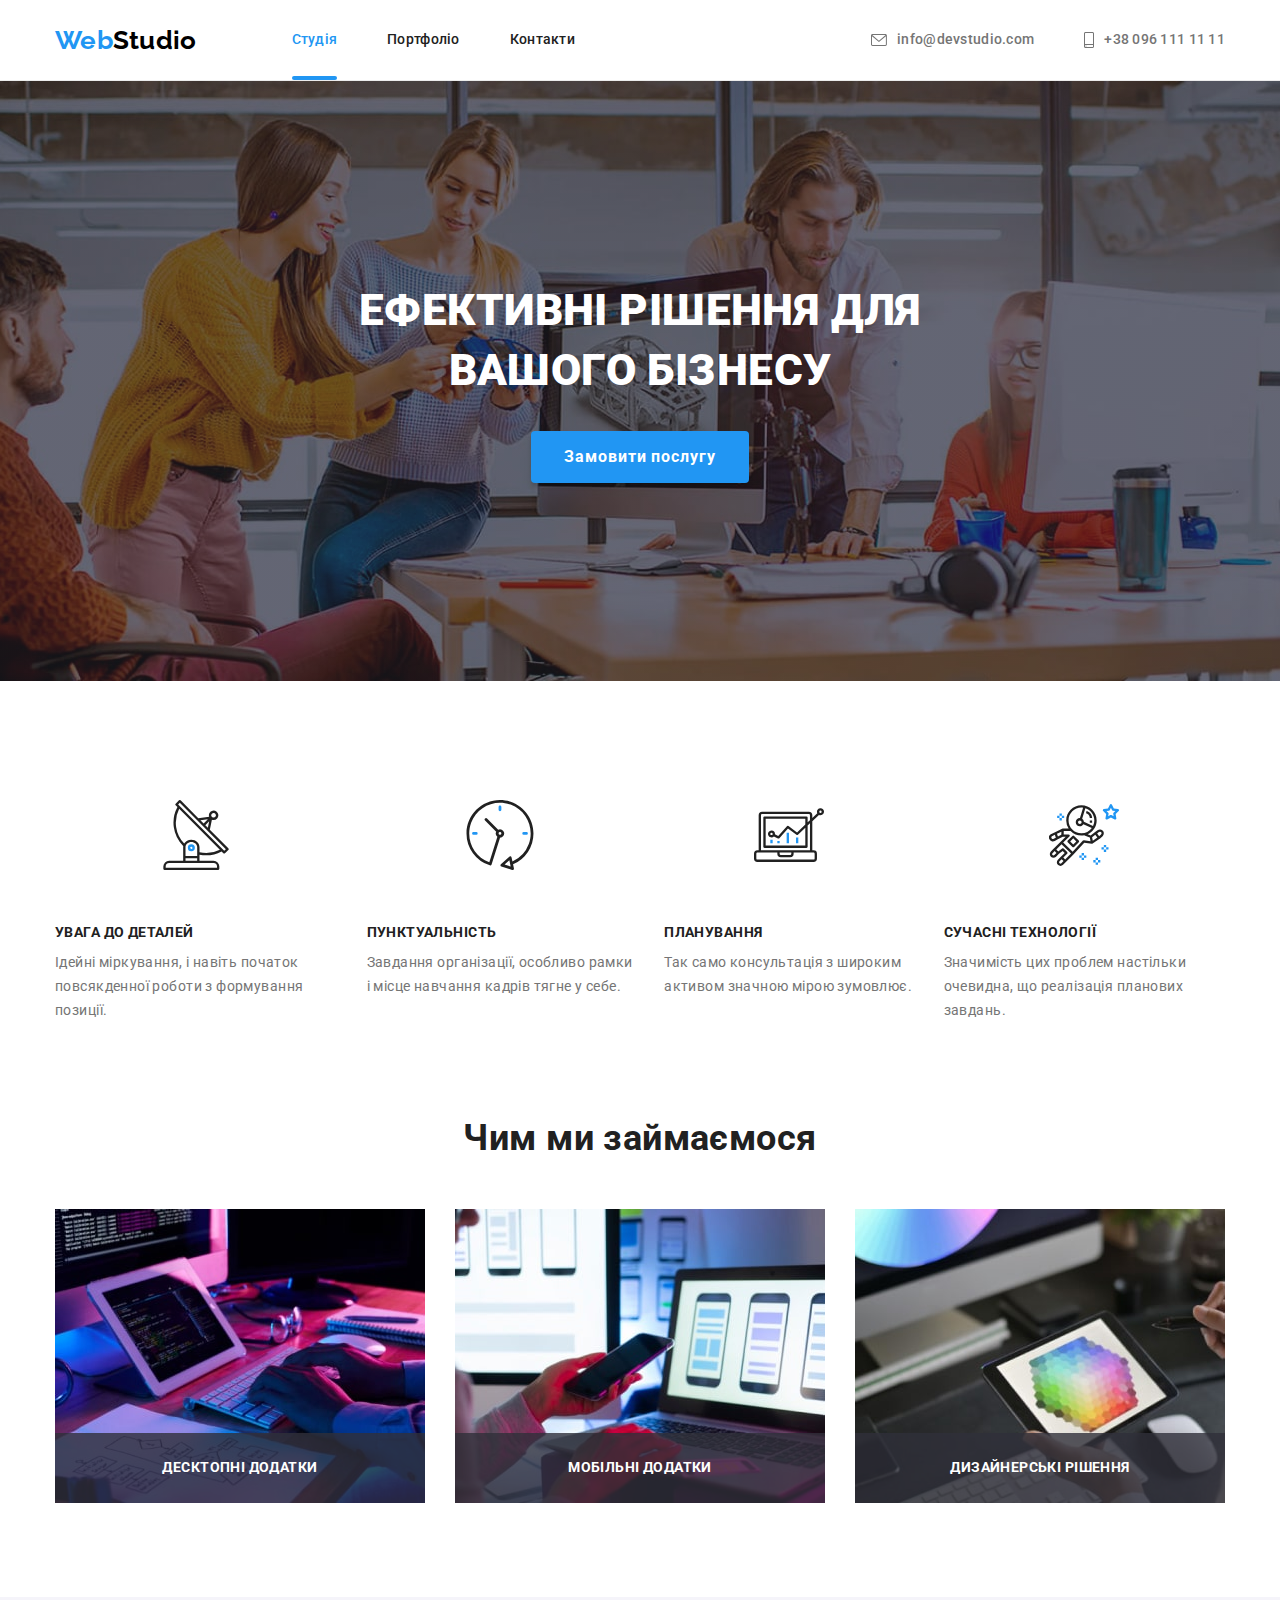
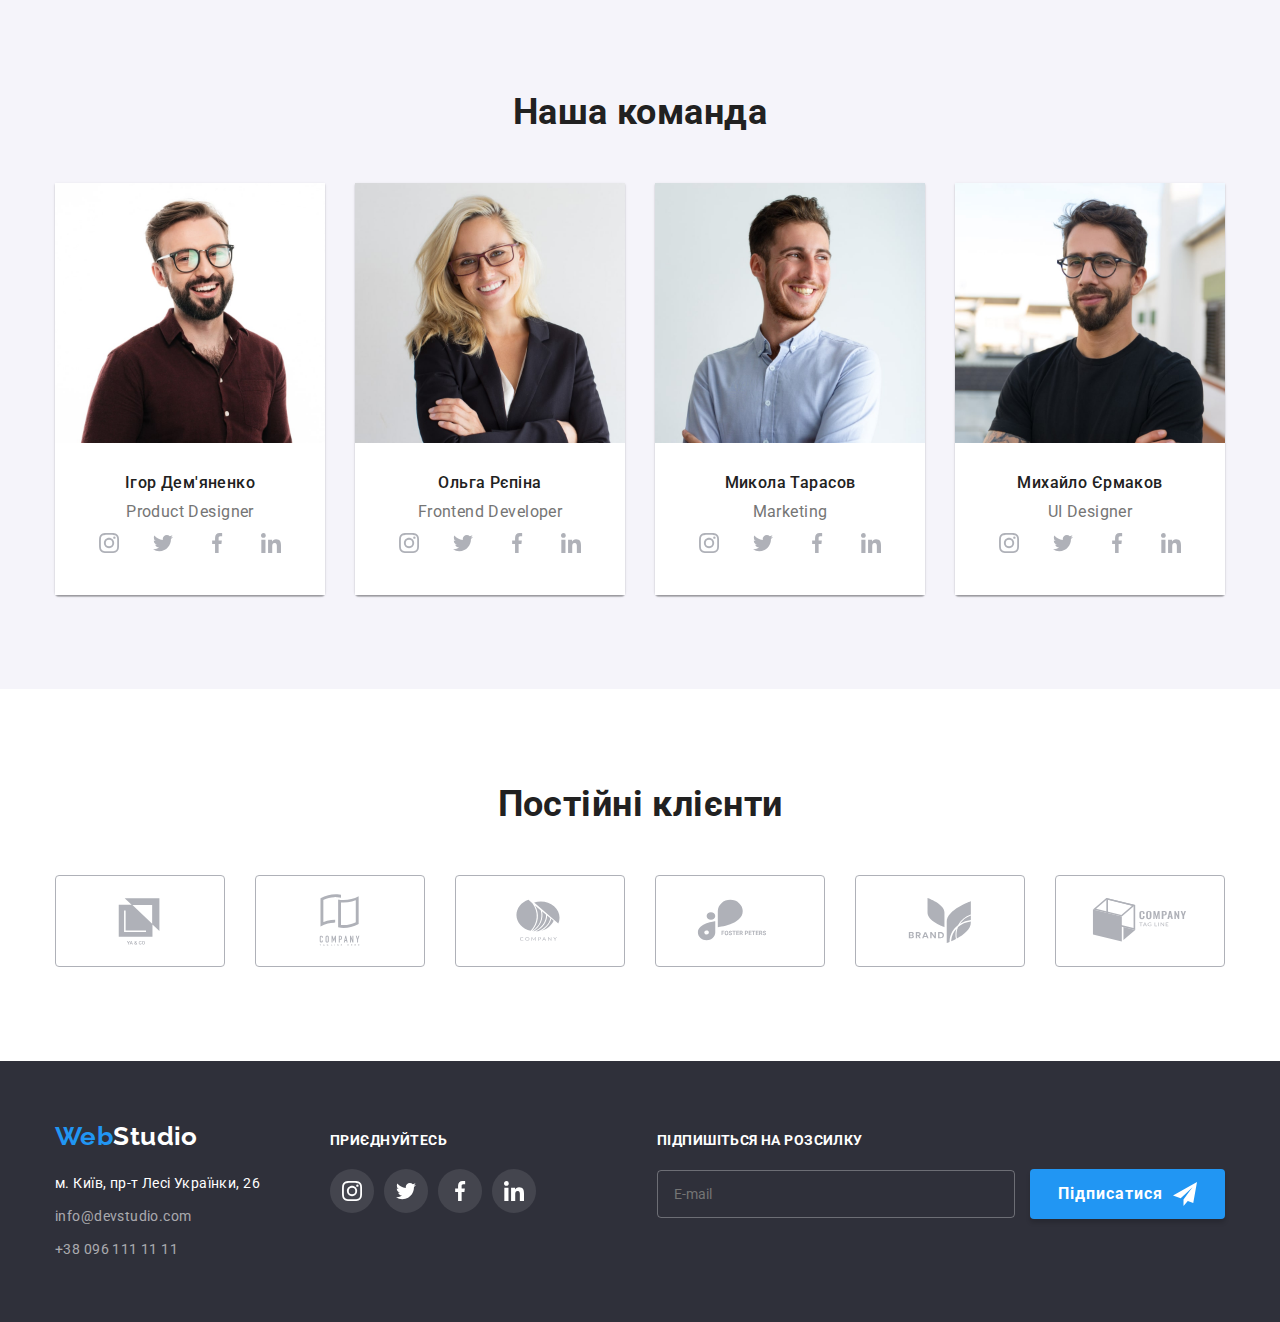
<file: index.html>
<!DOCTYPE html>
<html lang="uk">
  <head>
    <meta charset="UTF-8" />
    <meta http-equiv="X-UA-Compatible" content="IE=edge" />
    <meta name="viewport" content="width=device-width, initial-scale=1.0" />
    <title>goit-markup-hw-07</title>
    <link rel="preconnect" href="https://fonts.googleapis.com" />
    <link rel="preconnect" href="https://fonts.gstatic.com" crossorigin />
    <link
      href="https://fonts.googleapis.com/css2?family=Raleway:wght@700&family=Roboto:wght@400;500;700;900&display=swap"
      rel="stylesheet"
    />
    <link
      rel="stylesheet"
      href="https://cdnjs.cloudflare.com/ajax/libs/modern-normalize/1.1.0/modern-normalize.min.css"
    />
    <link rel="stylesheet" href="./css/main.min.css" />
  </head>

  <body>
    <!-- Верхня лінія -->
    <header class="header">
      <div class="container header__container">
        <nav class="header__nav">
          <a href="./index.html" class="logo">Web<span class="logo--black">Studio</span></a>

          <ul class="header__list">
            <li class="header__item">
              <a href="./index.html" class="header__link current">Студія</a>
            </li>
            <li class="header__item">
              <a href="./portfolio.html" class="header__link">Портфоліо</a>
            </li>
            <li class="header__item"><a href="" class="header__link">Контакти</a></li>
          </ul>
        </nav>

        <ul class="header__feedback">
          <li class="header__item">
            <a href="mailto:info@devstudio.com" class="link header__e-mail">
              <svg class="header__icon" width="16" height="12">
                <use href="./images/icons.svg#icon-envelope"></use>
              </svg>
              info@devstudio.com</a
            >
          </li>
          <li class="header__item">
            <a href="tel:+380961111111" class="link header__phone"
              ><svg class="header__icon" width="10" height="16">
                <use href="./images/icons.svg#icon-smartphone"></use></svg
              >+38 096 111 11 11</a
            >
          </li>
        </ul>
      </div>
    </header>

    <main>
      <!-- Шапка -->
      <div class="overlay">
        <section class="hero">
          <h1 class="hero__title">Ефективні рішення для вашого бізнесу</h1>
          <button type="button" class="btn hero__button" data-modal-open>Замовити послугу</button>
        </section>
      </div>
      <!-- Особливості -->
      <section class="benefits section">
        <div class="container">
          <h2 class="visually-hidden">Наші переваги</h2>
          <ul class="benefits__list">
            <li>
              <a href="#" class="benefits__link"
                ><svg width="70" height="70">
                  <use href="./images/icons.svg#icon-antenna"></use></svg
              ></a>
              <h3 class="benefits__heading">УВАГА ДО ДЕТАЛЕЙ</h3>
              <p class="benefits__text">
                Ідейні міркування, і навіть початок повсякденної роботи з формування позиції.
              </p>
            </li>
            <li>
              <a href="#" class="benefits__link"
                ><svg width="70" height="70">
                  <use href="./images/icons.svg#icon-clock"></use></svg
              ></a>
              <h3 class="benefits__heading">ПУНКТУАЛЬНІСТЬ</h3>
              <p class="benefits__text">
                Завдання організації, особливо рамки і місце навчання кадрів тягне у себе.
              </p>
            </li>
            <li>
              <a href="#" class="benefits__link"
                ><svg width="70" height="70">
                  <use href="./images/icons.svg#icon-diagram"></use></svg
              ></a>
              <h3 class="benefits__heading">ПЛАНУВАННЯ</h3>
              <p class="benefits__text">
                Так само консультація з широким активом значною мірою зумовлює.
              </p>
            </li>
            <li>
              <a href="#" class="benefits__link"
                ><svg width="70" height="70">
                  <use href="./images/icons.svg#icon-astronaut"></use></svg
              ></a>
              <h3 class="benefits__heading">СУЧАСНІ ТЕХНОЛОГІЇ</h3>
              <p class="benefits__text">
                Значимість цих проблем настільки очевидна, що реалізація планових завдань.
              </p>
            </li>
          </ul>
        </div>
      </section>
      <!-- Чим ми займаємося -->
      <section class="work section">
        <div class="container">
          <h2 class="work__title title">Чим ми займаємося</h2>
          <ul class="work__list">
            <li>
              <div class="work__thumb">
                <img
                  class="work__card"
                  src="./images/gallery_img_1.jpg"
                  alt="Фотографія процесу написання коду"
                  width="370"
                />
                <p class="work__text">Десктопні додатки</p>
              </div>
            </li>
            <li>
              <div class="work__thumb">
                <img
                  class="work__card"
                  src="./images/gallery_img_2.jpg"
                  alt="Фотографія процесу вибору макету сторінки для мобільних пристроїв"
                  width="370"
                />
                <p class="work__text">Мобільні додатки</p>
              </div>
            </li>
            <li>
              <div class="work__thumb">
                <img
                  class="work__card"
                  src="./images/gallery_img_3.jpg"
                  alt="Фотографія процесу вибору палітри"
                  width="370"
                />
                <p class="work__text">Дизайнерські рішення</p>
              </div>
            </li>
          </ul>
        </div>
      </section>
      <!-- Команда -->
      <section class="team section">
        <div class="container">
          <h2 class="team__title title">Наша команда</h2>
          <ul class="team__list">
            <li class="team__item">
              <img
                class="team__foto"
                src="./images/team_person_1.jpg"
                alt="Фотографія дизайнера продукту"
                width="270"
              />
              <div class="team__container">
                <h3 class="team__member">Ігор Дем'яненко</h3>
                <p class="team__position">Product Designer</p>
                <ul class="social">
                  <li class="social__items">
                    <a href="#" class="social__link">
                      <svg width="20" height="20">
                        <use href="./images/icons.svg#icon-instagram"></use></svg
                    ></a>
                  </li>
                  <li class="social__items">
                    <a href="#" class="social__link">
                      <svg width="20" height="20">
                        <use href="./images/icons.svg#icon-twitter"></use></svg
                    ></a>
                  </li>
                  <li class="social__items">
                    <a href="#" class="social__link">
                      <svg width="20" height="20">
                        <use href="./images/icons.svg#icon-facebook"></use></svg
                    ></a>
                  </li>
                  <li class="social__items">
                    <a href="#" class="social__link">
                      <svg width="20" height="20">
                        <use href="./images/icons.svg#icon-linkedin"></use></svg
                    ></a>
                  </li>
                </ul>
              </div>
            </li>
            <li class="team__item">
              <img
                class="team__foto"
                src="./images/team_person_2.jpg"
                alt="Фотографія Frontend розробника"
                width="270"
              />
              <div class="team__container">
                <h3 class="team__member">Ольга Рєпіна</h3>
                <p class="team__position">Frontend Developer</p>
                <ul class="social">
                  <li class="social__items">
                    <a href="#" class="social__link">
                      <svg width="20" height="20">
                        <use href="./images/icons.svg#icon-instagram"></use></svg
                    ></a>
                  </li>
                  <li class="social__items">
                    <a href="#" class="social__link">
                      <svg width="20" height="20">
                        <use href="./images/icons.svg#icon-twitter"></use></svg
                    ></a>
                  </li>
                  <li class="social__items">
                    <a href="#" class="social__link">
                      <svg width="20" height="20">
                        <use href="./images/icons.svg#icon-facebook"></use></svg
                    ></a>
                  </li>
                  <li class="social__items">
                    <a href="#" class="social__link">
                      <svg width="20" height="20">
                        <use href="./images/icons.svg#icon-linkedin"></use></svg
                    ></a>
                  </li>
                </ul>
              </div>
            </li>
            <li class="team__item">
              <img
                class="team__foto"
                src="./images/team_person_3.jpg"
                alt="Фотографія фахівця відділу маркетингу"
                width="270"
              />
              <div class="team__container">
                <h3 class="team__member">Микола Тарасов</h3>
                <p class="team__position">Marketing</p>
                <ul class="social">
                  <li class="social__items">
                    <a href="#" class="social__link">
                      <svg width="20" height="20">
                        <use href="./images/icons.svg#icon-instagram"></use></svg
                    ></a>
                  </li>
                  <li class="social__items">
                    <a href="#" class="social__link">
                      <svg width="20" height="20">
                        <use href="./images/icons.svg#icon-twitter"></use></svg
                    ></a>
                  </li>
                  <li class="social__items">
                    <a href="#" class="social__link">
                      <svg width="20" height="20">
                        <use href="./images/icons.svg#icon-facebook"></use></svg
                    ></a>
                  </li>
                  <li class="social__items">
                    <a href="#" class="social__link">
                      <svg width="20" height="20">
                        <use href="./images/icons.svg#icon-linkedin"></use></svg
                    ></a>
                  </li>
                </ul>
              </div>
            </li>
            <li class="team__item">
              <img
                class="team__foto"
                src="./images/team_person_4.jpg"
                alt="Фотографія UI дизайнера"
                width="270"
              />
              <div class="team__container">
                <h3 class="team__member">Михайло Єрмаков</h3>
                <p class="team__position">UI Designer</p>
                <ul class="social">
                  <li class="social__items">
                    <a href="#" class="social__link">
                      <svg width="20" height="20">
                        <use href="./images/icons.svg#icon-instagram"></use></svg
                    ></a>
                  </li>
                  <li class="social__items">
                    <a href="#" class="social__link">
                      <svg width="20" height="20">
                        <use href="./images/icons.svg#icon-twitter"></use></svg
                    ></a>
                  </li>
                  <li class="social__items">
                    <a href="#" class="social__link">
                      <svg width="20" height="20">
                        <use href="./images/icons.svg#icon-facebook"></use></svg
                    ></a>
                  </li>
                  <li class="social__items">
                    <a href="#" class="social__link">
                      <svg width="20" height="20">
                        <use href="./images/icons.svg#icon-linkedin"></use></svg
                    ></a>
                  </li>
                </ul>
              </div>
            </li>
          </ul>
        </div>
      </section>
      <!-- Клієнти -->
      <section class="clients section">
        <div class="container">
          <h2 class="clients__title title">Постійні клієнти</h2>
          <ul class="clients__list">
            <li class="clients__item">
              <a href="#" class="clients__link"
                ><svg width="106" height="60">
                  <use href="./images/icons.svg#icon-client-1"></use></svg
              ></a>
            </li>
            <li class="clients__item">
              <a href="#" class="clients__link"
                ><svg width="106" height="60">
                  <use href="./images/icons.svg#icon-client-2"></use></svg
              ></a>
            </li>
            <li class="clients__item">
              <a href="#" class="clients__link"
                ><svg width="106" height="60">
                  <use href="./images/icons.svg#icon-client-3"></use></svg
              ></a>
            </li>
            <li class="clients__item">
              <a href="#" class="clients__link"
                ><svg width="106" height="60">
                  <use href="./images/icons.svg#icon-client-4"></use></svg
              ></a>
            </li>
            <li class="clients__item">
              <a href="#" class="clients__link"
                ><svg width="106" height="60">
                  <use href="./images/icons.svg#icon-client-5"></use></svg
              ></a>
            </li>
            <li class="clients__item">
              <a href="#" class="clients__link"
                ><svg width="106" height="60">
                  <use href="./images/icons.svg#icon-client-6"></use></svg
              ></a>
            </li>
          </ul>
        </div>
      </section>
    </main>
    <!-- Підвал -->
    <footer class="footer">
      <div class="container footer__container">
        <div>
          <a href="./index.html" class="logo">Web<span class="logo--white">Studio</span></a>

          <address>
            <ul class="footer__list">
              <li class="footer__item">
                <a class="footer__address" href="https://goo.gl/maps/ecgbFBD5Pt8BAyju8"
                  >м. Київ, пр-т Лесі Українки, 26</a
                >
              </li>
              <li class="footer__item">
                <a class="footer__link" href="mailto:info@devstudio.com">info@devstudio.com</a>
              </li>
              <li class="footer__item">
                <a class="footer__link" href="tel:+380961111111">+38 096 111 11 11</a>
              </li>
            </ul>
          </address>
        </div>
        <div class="footer__social">
          <p class="footer__appeal">ПРИЄДНУЙТЕСЬ</p>
          <ul class="social">
            <li class="social__items">
              <a href="#" class="social__link social__link--inverse">
                <svg width="20" height="20">
                  <use href="./images/icons.svg#icon-instagram"></use></svg
              ></a>
            </li>
            <li class="social__items">
              <a href="#" class="social__link social__link--inverse">
                <svg width="20" height="20">
                  <use href="./images/icons.svg#icon-twitter"></use></svg
              ></a>
            </li>
            <li class="social__items">
              <a href="#" class="social__link social__link--inverse">
                <svg width="20" height="20">
                  <use href="./images/icons.svg#icon-facebook"></use></svg
              ></a>
            </li>
            <li class="social__items">
              <a href="#" class="social__link social__link--inverse">
                <svg width="20" height="20">
                  <use href="./images/icons.svg#icon-linkedin"></use></svg
              ></a>
            </li>
          </ul>
        </div>
        <div class="subscription">
          <p class="footer__appeal">ПІДПИШІТЬСЯ НА РОЗСИЛКУ</p>
          <form class="subscribe">
            <input class="subscribe__field" type="email" name="name" placeholder="E-mail" />
            <button type="submit" class="subscribe__btn">
              Підписатися
              <svg class="subscribe__icon" width="24" height="24">
                <use href="./images/icons.svg#icon-send"></use>
              </svg>
            </button>
          </form>
        </div>
      </div>
    </footer>
    <!-- <Бекдроп> -->
    <div class="backdrop is-hidden" data-modal>
      <div class="modal">
        <button type="button" class="modal__close-btn" data-modal-close>
          <svg width="18" height="18">
            <use href="./images/icons.svg#icon-close"></use>
          </svg>
        </button>
        <!-- Форма -->
        <b class="modal__appeal">Залиште свої дані, ми вам передзвонимо</b>
        <form class="form modal__form">
          <label class="form__field">
            <input type="text" class="form__input" name="name" />
            <svg class="form__icon" width="18" height="18">
              <use href="./images/icons.svg#icon-person"></use>
            </svg>
            <span class="form__label">Ім'я</span>
          </label>
          <label class="form__field">
            <input type="tel" class="form__input" name="tel" />
            <svg class="form__icon" width="18" height="18">
              <use href="./images/icons.svg#icon-phone"></use>
            </svg>
            <span class="form__label">Телефон</span>
          </label>
          <label class="form__field">
            <input type="email" class="form__input" name="email" />
            <svg class="form__icon" width="18" height="18">
              <use href="./images/icons.svg#icon-email"></use>
            </svg>
            <span class="form__label">Пошта</span>
          </label>
          <label class="form__comment">
            <textarea
              class="form__textarea"
              name="comment"
              rows="10"
              placeholder="Введіть текст"
            ></textarea>
            <span class="form__label">Коментар</span>
          </label>
          <label class="form__field form__policy">
            <input type="checkbox" class="form__checkbox" name="policy" />
            <svg class="form__check-icon" width="16" height="15">
              <use href="./images/icons.svg#icon-check"></use>
            </svg>
            <span
              >Погоджуюся з розсилкою та приймаю
              <a class="form__link" href="">Умови договору</a></span
            >
          </label>
          <button type="submit" class="form__submit-btn">Відправити</button>
        </form>
      </div>
    </div>
    <!-- Скрипт для модалки -->
    <script src="./js/modal.js"></script>
  </body>
</html>
</file>
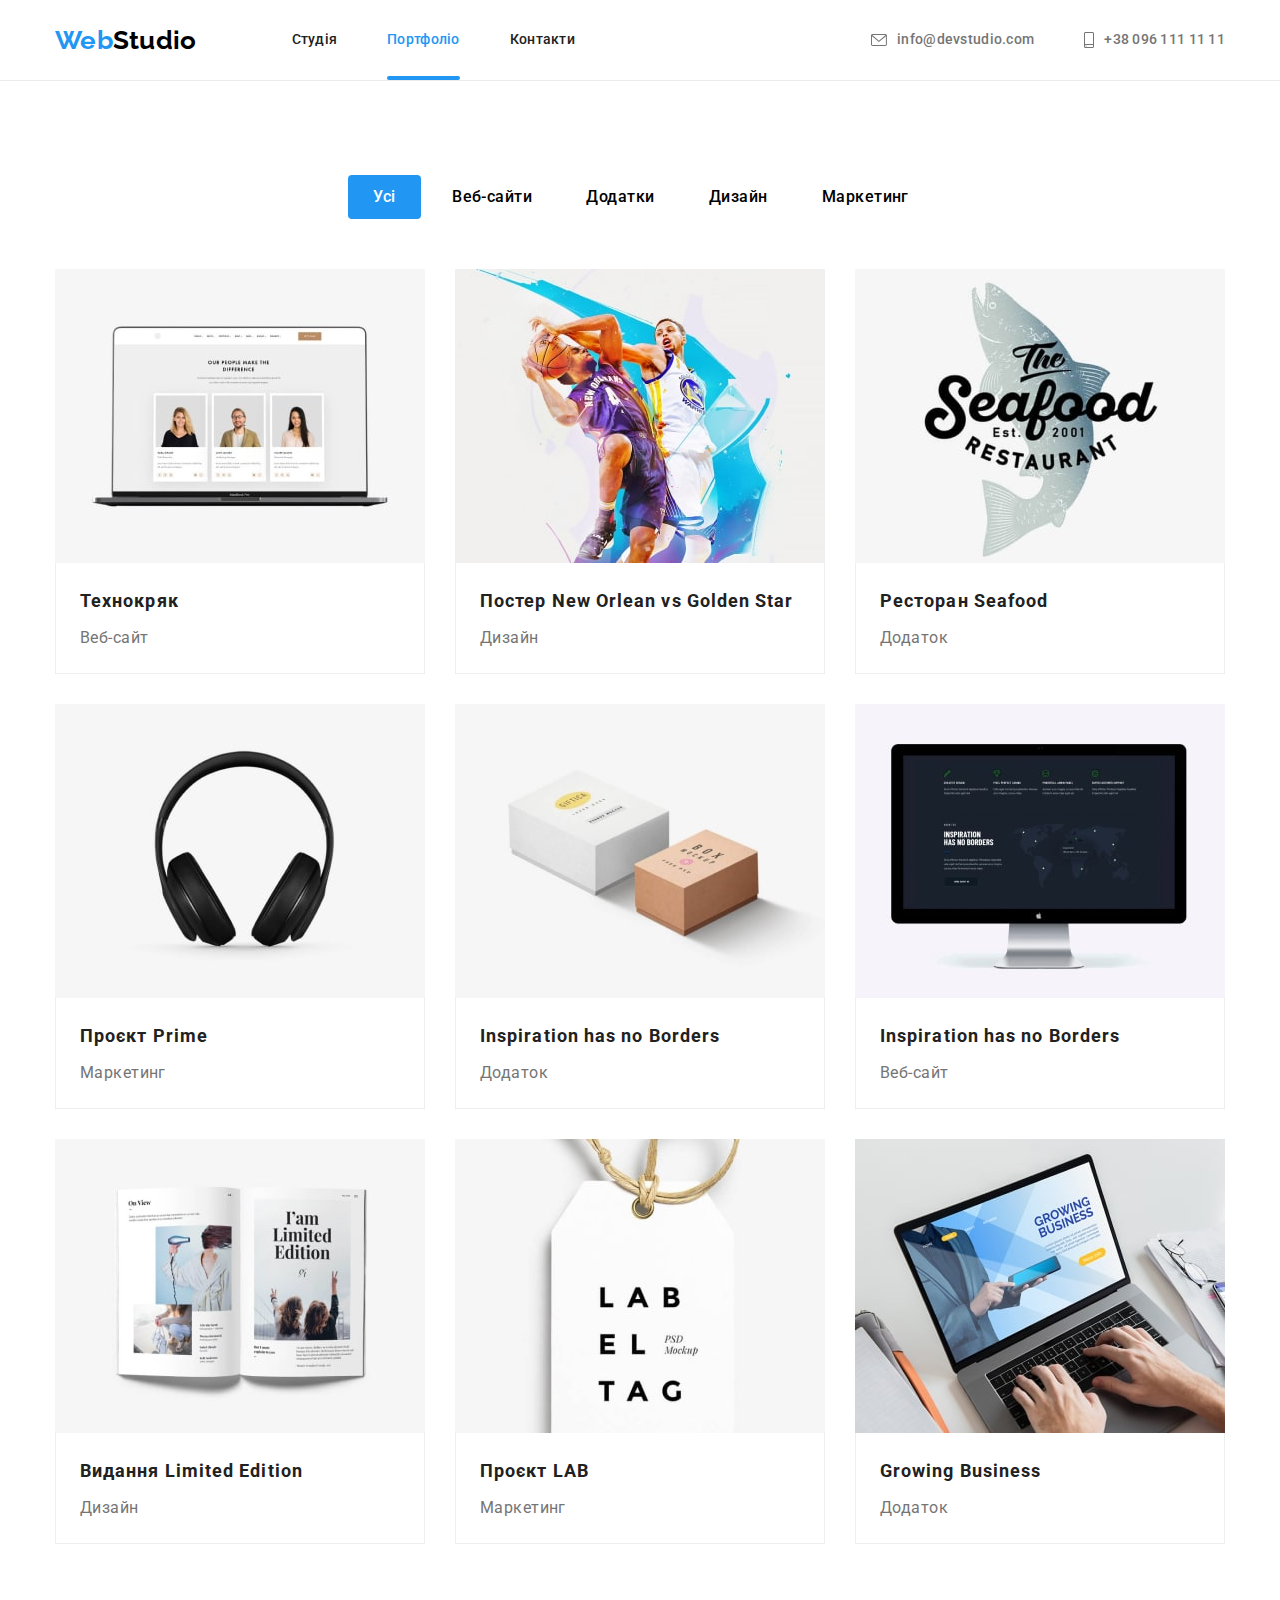
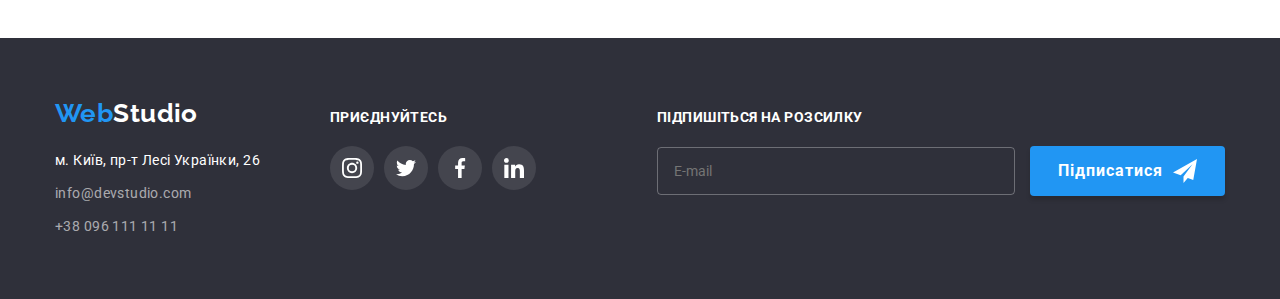
<file: portfolio.html>
<!DOCTYPE html>
<html lang="uk">
  <head>
    <meta charset="UTF-8" />
    <meta http-equiv="X-UA-Compatible" content="IE=edge" />
    <meta name="viewport" content="width=device-width, initial-scale=1.0" />
    <title>Portfolio</title>
    <link rel="preconnect" href="https://fonts.googleapis.com" />
    <link rel="preconnect" href="https://fonts.gstatic.com" crossorigin />
    <link
      href="https://fonts.googleapis.com/css2?family=Raleway:wght@700&family=Roboto:wght@400;500;700;900&display=swap"
      rel="stylesheet"
    />
    <link
      rel="stylesheet"
      href="https://cdnjs.cloudflare.com/ajax/libs/modern-normalize/1.1.0/modern-normalize.min.css"
    />
    <link rel="stylesheet" href="./css/main.min.css" />
  </head>

  <body>
    <!-- Верхня лінія -->
    <header class="header">
      <div class="container header__container">
        <nav class="header__nav">
          <a href="./index.html" class="link logo">Web<span class="logo--black">Studio</span></a>

          <ul class="header__list list">
            <li class="header__item">
              <a href="./index.html" class="header__link link">Студія</a>
            </li>
            <li class="header__item">
              <a href="./portfolio.html" class="header__link link current">Портфоліо</a>
            </li>
            <li class="header__item"><a href="" class="header__link link">Контакти</a></li>
          </ul>
        </nav>

        <ul class="header__feedback list">
          <li class="header__item">
            <a href="mailto:info@devstudio.com" class="link header__e-mail">
              <svg class="header__icon" width="16" height="12">
                <use href="./images/icons.svg#icon-envelope"></use>
              </svg>
              info@devstudio.com</a
            >
          </li>
          <li class="header__item">
            <a href="tel:+380961111111" class="link header__phone"
              ><svg class="header__icon" width="10" height="16">
                <use href="./images/icons.svg#icon-smartphone"></use></svg
              >+38 096 111 11 11</a
            >
          </li>
        </ul>
      </div>
    </header>

    <!-- Виконані роботи -->
    <main>
      <section class="section examples">
        <div class="container">
          <h1 class="examples__title visually-hidden">Виконані роботи WebStudio</h1>
          <ul class="examples__nav list">
            <li class="examples__item">
              <button type="button" class="btn examples__btn current">Усі</button>
            </li>
            <li class="examples__item">
              <button type="button" class="btn examples__btn">Веб-сайти</button>
            </li>
            <li class="examples__item">
              <button type="button" class="btn examples__btn">Додатки</button>
            </li>
            <li class="examples__item">
              <button type="button" class="btn examples__btn">Дизайн</button>
            </li>
            <li class="examples__item">
              <button type="button" class="btn examples__btn">Маркетинг</button>
            </li>
          </ul>

          <ul class="examples__list list">
            <li class="examples__element">
              <a href="#" class="examples__link link">
                <div class="examples__thumb">
                  <img
                    src="./images/portfolio_img_1.jpg"
                    alt="Головна сторінка сайту"
                    width="370"
                  />
                  <p class="examples__overlay">
                    Ресурс пропонує комплексні пропозиції з різним рівнем функціоналу та сервісів.
                    Все це дозволить відвідувачу отримати вичерпні відомості про компанію чи
                    приватну особу
                  </p>
                </div>
                <div class="examples__info">
                  <h2 class="examples__title">Технокряк</h2>
                  <p class="examples__text">Веб-сайт</p>
                </div></a
              >
            </li>
            <li class="examples__element">
              <a href="#" class="examples__link link">
                <div class="examples__thumb">
                  <img
                    src="./images/portfolio_img_2.jpg"
                    alt="Головна сторінка сайту"
                    width="370"
                  />
                  <p class="examples__overlay">
                    Ресурс пропонує комплексні пропозиції з різним рівнем функціоналу та сервісів.
                    Все це дозволить відвідувачу отримати вичерпні відомості про компанію чи
                    приватну особу
                  </p>
                </div>
                <div class="examples__info">
                  <h2 class="examples__title">Постер New Orlean vs Golden Star</h2>
                  <p class="examples__text">Дизайн</p>
                </div></a
              >
            </li>
            <li class="examples__element">
              <a href="#" class="examples__link link">
                <div class="examples__thumb">
                  <img
                    src="./images/portfolio_img_3.jpg"
                    alt="Головна сторінка сайту"
                    width="370"
                  />
                  <p class="examples__overlay">
                    Ресурс пропонує комплексні пропозиції з різним рівнем функціоналу та сервісів.
                    Все це дозволить відвідувачу отримати вичерпні відомості про компанію чи
                    приватну особу
                  </p>
                </div>
                <div class="examples__info">
                  <h2 class="examples__title">Ресторан Seafood</h2>
                  <p class="examples__text">Додаток</p>
                </div></a
              >
            </li>
            <li class="examples__element">
              <a href="#" class="examples__link link">
                <div class="examples__thumb">
                  <img
                    src="./images/portfolio_img_4.jpg"
                    alt="Головна сторінка сайту"
                    width="370"
                  />
                  <p class="examples__overlay">
                    Ресурс пропонує комплексні пропозиції з різним рівнем функціоналу та сервісів.
                    Все це дозволить відвідувачу отримати вичерпні відомості про компанію чи
                    приватну особу
                  </p>
                </div>
                <div class="examples__info">
                  <h2 class="examples__title">Проєкт Prime</h2>
                  <p class="examples__text">Маркетинг</p>
                </div>
              </a>
            </li>
            <li class="examples__element">
              <a href="#" class="examples__link link">
                <div class="examples__thumb">
                  <img
                    src="./images/portfolio_img_5.jpg"
                    alt="Головна сторінка сайту"
                    width="370"
                  />
                  <p class="examples__overlay">
                    Ресурс пропонує комплексні пропозиції з різним рівнем функціоналу та сервісів.
                    Все це дозволить відвідувачу отримати вичерпні відомості про компанію чи
                    приватну особу
                  </p>
                </div>
                <div class="examples__info">
                  <h2 class="examples__title" lang="en">Inspiration has no Borders</h2>
                  <p class="examples__text">Додаток</p>
                </div>
              </a>
            </li>
            <li class="examples__element">
              <a href="#" class="examples__link link">
                <div class="examples__thumb">
                  <img
                    src="./images/portfolio_img_6.jpg"
                    alt="Головна сторінка сайту"
                    width="370"
                  />
                  <p class="examples__overlay">
                    Ресурс пропонує комплексні пропозиції з різним рівнем функціоналу та сервісів.
                    Все це дозволить відвідувачу отримати вичерпні відомості про компанію чи
                    приватну особу
                  </p>
                </div>
                <div class="examples__info">
                  <h2 class="examples__title" lang="en">Inspiration has no Borders</h2>
                  <p class="examples__text">Веб-сайт</p>
                </div></a
              >
            </li>
            <li class="examples__element">
              <a href="#" class="examples__link link">
                <div class="examples__thumb">
                  <img
                    src="./images/portfolio_img_7.jpg"
                    alt="Головна сторінка сайту"
                    width="370"
                  />
                  <p class="examples__overlay">
                    Ресурс пропонує комплексні пропозиції з різним рівнем функціоналу та сервісів.
                    Все це дозволить відвідувачу отримати вичерпні відомості про компанію чи
                    приватну особу
                  </p>
                </div>
                <div class="examples__info">
                  <h2 class="examples__title">Видання Limited Edition</h2>
                  <p class="examples__text">Дизайн</p>
                </div></a
              >
            </li>
            <li class="examples__element">
              <a href="#" class="examples__link link">
                <div class="examples__thumb">
                  <img
                    src="./images/portfolio_img_8.jpg"
                    alt="Головна сторінка сайту"
                    width="370"
                  />
                  <p class="examples__overlay">
                    Ресурс пропонує комплексні пропозиції з різним рівнем функціоналу та сервісів.
                    Все це дозволить відвідувачу отримати вичерпні відомості про компанію чи
                    приватну особу
                  </p>
                </div>
                <div class="examples__info">
                  <h2 class="examples__title">Проєкт LAB</h2>
                  <p class="examples__text">Маркетинг</p>
                </div></a
              >
            </li>
            <li class="examples__element">
              <a href="#" class="examples__link link">
                <div class="examples__thumb">
                  <img
                    src="./images/portfolio_img_9.jpg"
                    alt="Головна сторінка сайту"
                    width="370"
                  />
                  <p class="examples__overlay">
                    Ресурс пропонує комплексні пропозиції з різним рівнем функціоналу та сервісів.
                    Все це дозволить відвідувачу отримати вичерпні відомості про компанію чи
                    приватну особу
                  </p>
                </div>
                <div class="examples__info">
                  <h2 class="examples__title" lang="en">Growing Business</h2>
                  <p class="examples__text">Додаток</p>
                </div>
              </a>
            </li>
          </ul>
        </div>
      </section>
    </main>
    <!-- Підвал -->
    <footer class="footer">
      <div class="container footer__container">
        <div>
          <a href="./index.html" class="link logo">Web<span class="logo--white">Studio</span></a>

          <address>
            <ul class="footer__list list">
              <li class="footer__item">
                <a class="footer__address link" href="https://goo.gl/maps/ecgbFBD5Pt8BAyju8"
                  >м. Київ, пр-т Лесі Українки, 26</a
                >
              </li>
              <li class="footer__item">
                <a class="footer__link link" href="mailto:info@devstudio.com">info@devstudio.com</a>
              </li>
              <li class="footer__item">
                <a class="footer__link link" href="tel:+380961111111">+38 096 111 11 11</a>
              </li>
            </ul>
          </address>
        </div>
        <div class="footer__social">
          <p class="footer__appeal">ПРИЄДНУЙТЕСЬ</p>
          <ul class="social list">
            <li class="social__items">
              <a href="#" class="social__link social__link--inverse link">
                <svg width="20" height="20">
                  <use href="./images/icons.svg#icon-instagram"></use></svg
              ></a>
            </li>
            <li class="social__items">
              <a href="#" class="social__link social__link--inverse link">
                <svg width="20" height="20">
                  <use href="./images/icons.svg#icon-twitter"></use></svg
              ></a>
            </li>
            <li class="social__items">
              <a href="#" class="social__link social__link--inverse link">
                <svg width="20" height="20">
                  <use href="./images/icons.svg#icon-facebook"></use></svg
              ></a>
            </li>
            <li class="social__items">
              <a href="#" class="social__link social__link--inverse link">
                <svg width="20" height="20">
                  <use href="./images/icons.svg#icon-linkedin"></use></svg
              ></a>
            </li>
          </ul>
        </div>
        <div class="subscription">
          <p class="footer__appeal">ПІДПИШІТЬСЯ НА РОЗСИЛКУ</p>
          <form class="subscribe">
            <input class="subscribe__field" type="email" name="name" placeholder="E-mail" />
            <button type="submit" class="subscribe__btn">
              Підписатися
              <svg class="subscribe__icon" width="24" height="24">
                <use href="./images/icons.svg#icon-send"></use>
              </svg>
            </button>
          </form>
        </div>
      </div>
    </footer>
  </body>
</html>
</file>
<file: css/main.min.css>
body{color:#212121;background-color:#fff;font-family:"roboto",sans-serif;font-size:14px;letter-spacing:.03em}h1,h2,h3,p,ul{margin:0}img{display:block}input,textarea{outline:none}a{color:inherit;text-decoration:none}ul{margin:0;padding:0;list-style:none}address{font-style:normal}.container{width:1200px;margin-left:auto;margin-right:auto;padding-left:15px;padding-right:15px}.section{padding-top:94px;padding-bottom:94px}.visually-hidden{position:absolute;width:1px;height:1px;margin:-1px;border:0;padding:0;white-space:nowrap;overflow:hidden}.title{color:#212121;font-weight:700;font-size:36px;line-height:1.17;text-align:center}.backdrop{position:fixed;top:0;left:0;width:100%;height:100%;background-color:rgba(0,0,0,.2);opacity:1;-webkit-transition:opacity 250ms cubic-bezier(0.4, 0, 0.2, 1);transition:opacity 250ms cubic-bezier(0.4, 0, 0.2, 1)}.backdrop.is-hidden{opacity:0;pointer-events:none}.btn{display:inline-block;border:1px solid rgba(0,0,0,0);border-radius:4px;min-width:73px;background-color:var(--btn-bg-color);font-family:inherit;font-weight:700;font-size:16px;line-height:1.88;text-align:center;cursor:pointer}.logo{color:#2196f3;font-family:"Raleway",sans-serif;font-style:normal;font-weight:700;font-size:26px;line-height:1.19}.logo--black{color:#000}.logo--white{color:#fff}.header{display:-webkit-box;display:-ms-flexbox;display:flex;-webkit-box-align:center;-ms-flex-align:center;align-items:center;border-bottom:1px solid #ececec;color:#212121;font-weight:500;line-height:1.14;letter-spacing:.02em}.header__container{display:-webkit-box;display:-ms-flexbox;display:flex;-webkit-box-align:center;-ms-flex-align:center;align-items:center}.header__nav{display:-webkit-box;display:-ms-flexbox;display:flex;-webkit-box-align:center;-ms-flex-align:center;align-items:center}.header__list{display:-webkit-box;display:-ms-flexbox;display:flex;margin-left:95px}.header__item:not(:last-child){margin-right:50px}.header__link{display:block;padding-top:32px;padding-bottom:32px;color:#212121;font-weight:500;line-height:1.14;-webkit-transition:color 250ms cubic-bezier(0.4, 0, 0.2, 1);transition:color 250ms cubic-bezier(0.4, 0, 0.2, 1)}.header__link:hover,.header__link:focus{color:#2196f3}.header__link.current{position:relative;color:#2196f3}.header__link.current::after{content:"";position:absolute;display:block;bottom:0;width:100%;height:4px;background-color:#2196f3;border-radius:2px}.header__feedback{display:-webkit-box;display:-ms-flexbox;display:flex;margin-left:auto;-webkit-box-align:center;-ms-flex-align:center;align-items:center}.header__e-mail,.header__phone{display:-webkit-box;display:-ms-flexbox;display:flex;-webkit-box-align:center;-ms-flex-align:center;align-items:center;color:#757575;font-weight:500;line-height:1.14;-webkit-transition:color 250ms cubic-bezier(0.4, 0, 0.2, 1),fill 250ms cubic-bezier(0.4, 0, 0.2, 1);transition:color 250ms cubic-bezier(0.4, 0, 0.2, 1),fill 250ms cubic-bezier(0.4, 0, 0.2, 1)}.header__e-mail:hover,.header__e-mail:focus,.header__phone:hover,.header__phone:focus{color:#2196f3}.header__icon{margin-right:10px;fill:currentColor}.overlay{max-width:1600px;height:600px;margin-left:auto;margin-right:auto;background-image:-webkit-gradient(linear, left top, right top, from(rgba(47, 48, 58, 0.4)), to(rgba(47, 48, 58, 0.4))),url(../images/background.jpg);background-image:linear-gradient(to right, rgba(47, 48, 58, 0.4), rgba(47, 48, 58, 0.4)),url(../images/background.jpg);background-repeat:no-repeat;background-position:center;background-size:cover;background-color:#2f303a}.hero{padding-top:200px;padding-bottom:200px;text-align:center}.hero__title{margin-top:0;margin-bottom:30px;margin-left:auto;margin-right:auto;max-width:700px;color:#fff;font-weight:900;font-size:44px;line-height:1.36;text-align:center;text-transform:uppercase}.hero__button{padding:10px 32px;background-color:#2196f3;color:#fff;letter-spacing:.06em;-webkit-box-shadow:0px 4px 4px rgba(0,0,0,.15);box-shadow:0px 4px 4px rgba(0,0,0,.15);-webkit-transition:color 250ms cubic-bezier(0.4, 0, 0.2, 1),background-color 250ms cubic-bezier(0.4, 0, 0.2, 1);transition:color 250ms cubic-bezier(0.4, 0, 0.2, 1),background-color 250ms cubic-bezier(0.4, 0, 0.2, 1)}.hero__button:hover,.hero__button:focus{color:#212121;background-color:#f5f4fa}.benefits__list{display:-webkit-box;display:-ms-flexbox;display:flex;gap:30px}.benefits__link{display:-webkit-box;display:-ms-flexbox;display:flex;height:120px;-webkit-box-pack:center;-ms-flex-pack:center;justify-content:center;-webkit-box-align:center;-ms-flex-align:center;align-items:center;margin-bottom:30px;background-color:var(--team-bg-color);cursor:auto}.benefits__heading{margin-top:0;margin-bottom:10px;font-weight:700;font-size:14px;line-height:1.14;text-transform:uppercase}.benefits__text{margin-top:0;margin-bottom:0;color:#757575;line-height:1.71}.work{padding-top:0}.work__title{margin-top:0;margin-bottom:50px}.work__list{display:-webkit-box;display:-ms-flexbox;display:flex;gap:30px}.work__thumb{position:relative}.work__card{display:block;min-width:100%}.work__text{position:absolute;bottom:0;margin:0;display:-webkit-box;display:-ms-flexbox;display:flex;width:100%;height:70px;-webkit-box-align:center;-ms-flex-align:center;align-items:center;-webkit-box-pack:center;-ms-flex-pack:center;justify-content:center;font-weight:700;line-height:1.14;text-align:center;text-transform:uppercase;color:#fff;background-color:rgba(47,48,58,.8)}.team{background-color:#f5f4fa}.team__title{margin-top:0;margin-bottom:50px}.team__list{display:-webkit-box;display:-ms-flexbox;display:flex;gap:30px}.team__item{-webkit-box-shadow:0px 1px 3px rgba(0,0,0,.12),0px 1px 1px rgba(0,0,0,.14),0px 2px 1px rgba(0,0,0,.2);box-shadow:0px 1px 3px rgba(0,0,0,.12),0px 1px 1px rgba(0,0,0,.14),0px 2px 1px rgba(0,0,0,.2);border-radius:0px 0px 4px 4px}.team__container{padding-top:30px;padding-bottom:30px;background-color:#fff}.team__member{margin-top:0px;margin-bottom:10px;color:#212121;font-weight:500;font-size:16px;line-height:1.19;text-align:center}.team__position{margin-top:0;margin-bottom:16;color:#757575;font-size:16px;line-height:1.19;text-align:center}.social{display:-webkit-box;display:-ms-flexbox;display:flex;-webkit-box-pack:center;-ms-flex-pack:center;justify-content:center;-webkit-box-align:center;-ms-flex-align:center;align-items:center}.social__items{width:44px;height:44px}.social__items:not(:last-child){margin-right:10px}.social__link{display:-webkit-box;display:-ms-flexbox;display:flex;-webkit-box-align:center;-ms-flex-align:center;align-items:center;-webkit-box-pack:center;-ms-flex-pack:center;justify-content:center;width:100%;height:100%;border-radius:50%;fill:#afb1b8;background-color:#fff;-webkit-transition:fill 250ms cubic-bezier(0.4, 0, 0.2, 1),background-color 250ms cubic-bezier(0.4, 0, 0.2, 1);transition:fill 250ms cubic-bezier(0.4, 0, 0.2, 1),background-color 250ms cubic-bezier(0.4, 0, 0.2, 1)}.social__link:hover{fill:#fff;background-color:#2196f3}.social__link--inverse{fill:#fff;background-color:rgba(255,255,255,.1019607843);-webkit-transition:background-color 250ms cubic-bezier(0.4, 0, 0.2, 1);transition:background-color 250ms cubic-bezier(0.4, 0, 0.2, 1)}.social__link--inverse:hover{background-color:#2196f3}.socials-link:hover{background-color:#2196f3}.clients__title{margin-top:0;margin-bottom:50px}.clients__list{display:-webkit-box;display:-ms-flexbox;display:flex;-webkit-box-align:center;-ms-flex-align:center;align-items:center}.clients__item{width:170px;height:92px}.clients__item:not(:last-child){margin-right:30px}.clients__link{display:-webkit-box;display:-ms-flexbox;display:flex;-webkit-box-pack:center;-ms-flex-pack:center;justify-content:center;-webkit-box-align:center;-ms-flex-align:center;align-items:center;width:100%;height:100%;border:1px solid #afb1b8;border-radius:4px;fill:#afb1b8;background-color:rgba(0,0,0,0);-webkit-transition:fill 250ms cubic-bezier(0.4, 0, 0.2, 1);transition:fill 250ms cubic-bezier(0.4, 0, 0.2, 1)}.clients__link:hover{fill:#2196f3;border:1px solid #2196f3;border-radius:4px}.footer{background-color:#2f303a;padding-top:60px;padding-bottom:60px}.footer__container{display:-webkit-box;display:-ms-flexbox;display:flex;-webkit-box-align:baseline;-ms-flex-align:baseline;align-items:baseline}.footer__list{margin-top:20px}.footer__item:not(:last-child){margin-bottom:9px}.footer__address{color:#fff;line-height:1.71;-webkit-transition:color 250ms cubic-bezier(0.4, 0, 0.2, 1);transition:color 250ms cubic-bezier(0.4, 0, 0.2, 1)}.footer__address:hover,.footer__address:focus{color:#2196f3}.footer__link{color:rgba(255,255,255,.6);line-height:1.71;-webkit-transition:color 250ms cubic-bezier(0.4, 0, 0.2, 1);transition:color 250ms cubic-bezier(0.4, 0, 0.2, 1)}.footer__link:hover,.footer__link:focus{color:#2196f3}.footer__social{margin-left:70px}.footer__appeal{margin:0 0 20px 0;font-weight:700;font-size:14px;line-height:1.14;color:#fff}.subscription{margin-left:auto}.subscribe__field{width:358px;margin-right:12px;padding:15px 16px;color:#fff;background-color:inherit;border:1px solid rgba(255,255,255,.3);border-radius:4px;outline:none}.subscribe__btn{display:-webkit-inline-box;display:-ms-inline-flexbox;display:inline-flex;-webkit-box-align:center;-ms-flex-align:center;align-items:center;padding:10px 28px;font-family:inherit;font-weight:700;font-size:16px;line-height:1.88;letter-spacing:.06em;color:#fff;fill:#fff;background-color:#2196f3;-webkit-box-shadow:0px 4px 4px rgba(0,0,0,.15);box-shadow:0px 4px 4px rgba(0,0,0,.15);border-radius:4px;border-width:0;cursor:pointer;-webkit-transition:background-color 250ms cubic-bezier(0.4, 0, 0.2, 1);transition:background-color 250ms cubic-bezier(0.4, 0, 0.2, 1)}.subscribe__btn:hover,.subscribe__btn:focus{background-color:#188ce8}.subscribe__icon{margin-left:10px}.modal{position:absolute;top:50%;left:50%;width:528px;height:581px;padding:40px;background-color:#fff;-webkit-box-shadow:0px 1px 3px rgba(0,0,0,.12),0px 1px 1px rgba(0,0,0,.14),0px 2px 1px rgba(0,0,0,.2);box-shadow:0px 1px 3px rgba(0,0,0,.12),0px 1px 1px rgba(0,0,0,.14),0px 2px 1px rgba(0,0,0,.2);border-radius:4px;-webkit-transform:translate(-50%, -50%) scale(1);transform:translate(-50%, -50%) scale(1);-webkit-transition:-webkit-transform 250ms cubic-bezier(0.4, 0, 0.2, 1);transition:-webkit-transform 250ms cubic-bezier(0.4, 0, 0.2, 1);transition:transform 250ms cubic-bezier(0.4, 0, 0.2, 1);transition:transform 250ms cubic-bezier(0.4, 0, 0.2, 1), -webkit-transform 250ms cubic-bezier(0.4, 0, 0.2, 1)}.backdrop.is-hidden .modal{-webkit-transform:translate(-50%, -50%) scale(1.1);transform:translate(-50%, -50%) scale(1.1)}.modal__appeal{display:block;text-align:center;margin-bottom:12px;font-weight:700;font-size:20px;line-height:1.15}.modal__close-btn{position:absolute;top:8px;right:8px;display:-webkit-box;display:-ms-flexbox;display:flex;width:30px;height:30px;-webkit-box-pack:center;-ms-flex-pack:center;justify-content:center;-webkit-box-align:center;-ms-flex-align:center;align-items:center;fill:#000;background-color:#fff;border-radius:50%;border:1px solid rgba(0,0,0,.1);cursor:pointer;-webkit-transition:fill 250ms cubic-bezier(0.4, 0, 0.2, 1);transition:fill 250ms cubic-bezier(0.4, 0, 0.2, 1)}.modal__close-btn:hover,.modal__close-btn:focus{fill:#2196f3}.modal__form{width:448px}.form__field{position:relative;display:-webkit-box;display:-ms-flexbox;display:flex;-webkit-box-orient:vertical;-webkit-box-direction:reverse;-ms-flex-direction:column-reverse;flex-direction:column-reverse;margin-bottom:10px;font-size:14px;line-height:1.71;letter-spacing:.03em;color:#757575}.form__input{margin:0;padding-top:11px;padding-bottom:11px;padding-left:42px;border:1px solid rgba(33,33,33,.2);border-radius:4px;-webkit-transition:border-color 250ms cubic-bezier(0.4, 0, 0.2, 1);transition:border-color 250ms cubic-bezier(0.4, 0, 0.2, 1);outline:none}.form__input:focus-within{border-color:#2196f3}.form__icon{position:absolute;top:50%;left:12px;fill:#212121;-webkit-transition:fill 250ms cubic-bezier(0.4, 0, 0.2, 1);transition:fill 250ms cubic-bezier(0.4, 0, 0.2, 1)}.form__field:focus-within .form__icon{fill:#2196f3}.form__label{margin-bottom:4px;font-size:12px;line-height:1.16;letter-spacing:.01em;color:#757575}.form__comment{display:-webkit-box;display:-ms-flexbox;display:flex;-webkit-box-orient:vertical;-webkit-box-direction:reverse;-ms-flex-direction:column-reverse;flex-direction:column-reverse;margin-bottom:20px}.form__textarea{width:100%;height:120px;resize:none;padding:12px 16px;border:1px solid rgba(33,33,33,.2);border-radius:4px;-webkit-transition:border-color 250ms cubic-bezier(0.4, 0, 0.2, 1);transition:border-color 250ms cubic-bezier(0.4, 0, 0.2, 1);outline:none}.form__textarea:focus-within{border-color:#2196f3}.form__policy{display:block;text-align:center;margin-bottom:30px}.form__checkbox{position:absolute;width:1px;height:1px;margin:-1px;border:0;padding:0;white-space:nowrap;-webkit-clip-path:inset(100%);clip-path:inset(100%);clip:rect(0 0 0 0);overflow:hidden}.form__check-icon{display:inline-block;margin-right:7px;width:16px;height:15px;border:2px solid #212121;border-radius:2px;background-color:#fff;background-origin:border-box;-webkit-transition:background-color 250ms cubic-bezier(0.4, 0, 0.2, 1),border-color 250ms cubic-bezier(0.4, 0, 0.2, 1);transition:background-color 250ms cubic-bezier(0.4, 0, 0.2, 1),border-color 250ms cubic-bezier(0.4, 0, 0.2, 1)}.form__checkbox:checked+.form__check-icon{background-color:#2196f3;border-color:#2196f3}.form__link{color:#2196f3}.form__submit-btn{display:block;margin-left:auto;margin-right:auto;padding:10px 52px;font-weight:700;font-size:16px;line-height:1.88;letter-spacing:.06em;color:#fff;background:#2196f3;-webkit-box-shadow:0px 4px 4px rgba(0,0,0,.15);box-shadow:0px 4px 4px rgba(0,0,0,.15);border-radius:4px;border-width:0;cursor:pointer;-webkit-transition:background-color 250ms cubic-bezier(0.4, 0, 0.2, 1);transition:background-color 250ms cubic-bezier(0.4, 0, 0.2, 1)}.form__submit-btn:hover,.form__submit-btn:focus{background-color:#188ce8}.examples__nav{display:-webkit-box;display:-ms-flexbox;display:flex;-webkit-box-pack:center;-ms-flex-pack:center;justify-content:center;margin-bottom:50px}.examples__item:not(:first-child){margin-left:8px}.btn.current{color:#fff;background-color:#2196f3}.examples__btn{padding:6px 22px;font-weight:500;letter-spacing:.03em;-webkit-transition:color 250ms cubic-bezier(0.4, 0, 0.2, 1),background-color 250ms cubic-bezier(0.4, 0, 0.2, 1);transition:color 250ms cubic-bezier(0.4, 0, 0.2, 1),background-color 250ms cubic-bezier(0.4, 0, 0.2, 1)}.examples__btn:hover,.examples__btn:focus{color:#fff;background-color:#2196f3}.examples__list{display:-webkit-box;display:-ms-flexbox;display:flex;-ms-flex-wrap:wrap;flex-wrap:wrap;margin-top:-30px;margin-right:-30px}.examples__element{width:370px;margin-top:30px;margin-right:30px}.examples__element:nth-child(3n){margin-right:0}.examples__link{display:block;-webkit-transition:-webkit-box-shadow 250ms cubic-bezier(0.4, 0, 0.2, 1);transition:-webkit-box-shadow 250ms cubic-bezier(0.4, 0, 0.2, 1);transition:box-shadow 250ms cubic-bezier(0.4, 0, 0.2, 1);transition:box-shadow 250ms cubic-bezier(0.4, 0, 0.2, 1), -webkit-box-shadow 250ms cubic-bezier(0.4, 0, 0.2, 1)}.examples__link:hover,.examples__link:focus{-webkit-box-shadow:0px 1px 1px rgba(0,0,0,.12),0px 4px 4px rgba(0,0,0,.06),1px 4px 6px rgba(0,0,0,.16);box-shadow:0px 1px 1px rgba(0,0,0,.12),0px 4px 4px rgba(0,0,0,.06),1px 4px 6px rgba(0,0,0,.16)}.examples__thumb{position:relative;overflow:hidden}.examples__overlay{position:absolute;top:0;left:0;width:100%;height:100%;margin:0;padding:63px 24px;font-size:18px;line-height:1.56;color:#fff;background-color:rgba(33,150,243,.9);-webkit-transform:translateY(100%);transform:translateY(100%);-webkit-transition:-webkit-transform 250ms cubic-bezier(0.4, 0, 0.2, 1);transition:-webkit-transform 250ms cubic-bezier(0.4, 0, 0.2, 1);transition:transform 250ms cubic-bezier(0.4, 0, 0.2, 1);transition:transform 250ms cubic-bezier(0.4, 0, 0.2, 1), -webkit-transform 250ms cubic-bezier(0.4, 0, 0.2, 1)}.examples__link:hover .examples__overlay,.examples__link:focus .examples__overlay{-webkit-transform:translateY(0);transform:translateY(0)}.examples__info{padding-top:20px;padding-bottom:20px;padding-left:24px;padding-right:24px;border-left:1px solid #eee;border-right:1px solid #eee;border-bottom:1px solid #eee}.examples__title{margin-top:0;margin-bottom:4px;font-weight:700;font-size:18px;line-height:2;color:#212121;letter-spacing:.06em}.examples__text{color:#757575;font-size:16px;line-height:1.88}/*# sourceMappingURL=main.min.css.map */
</file>
